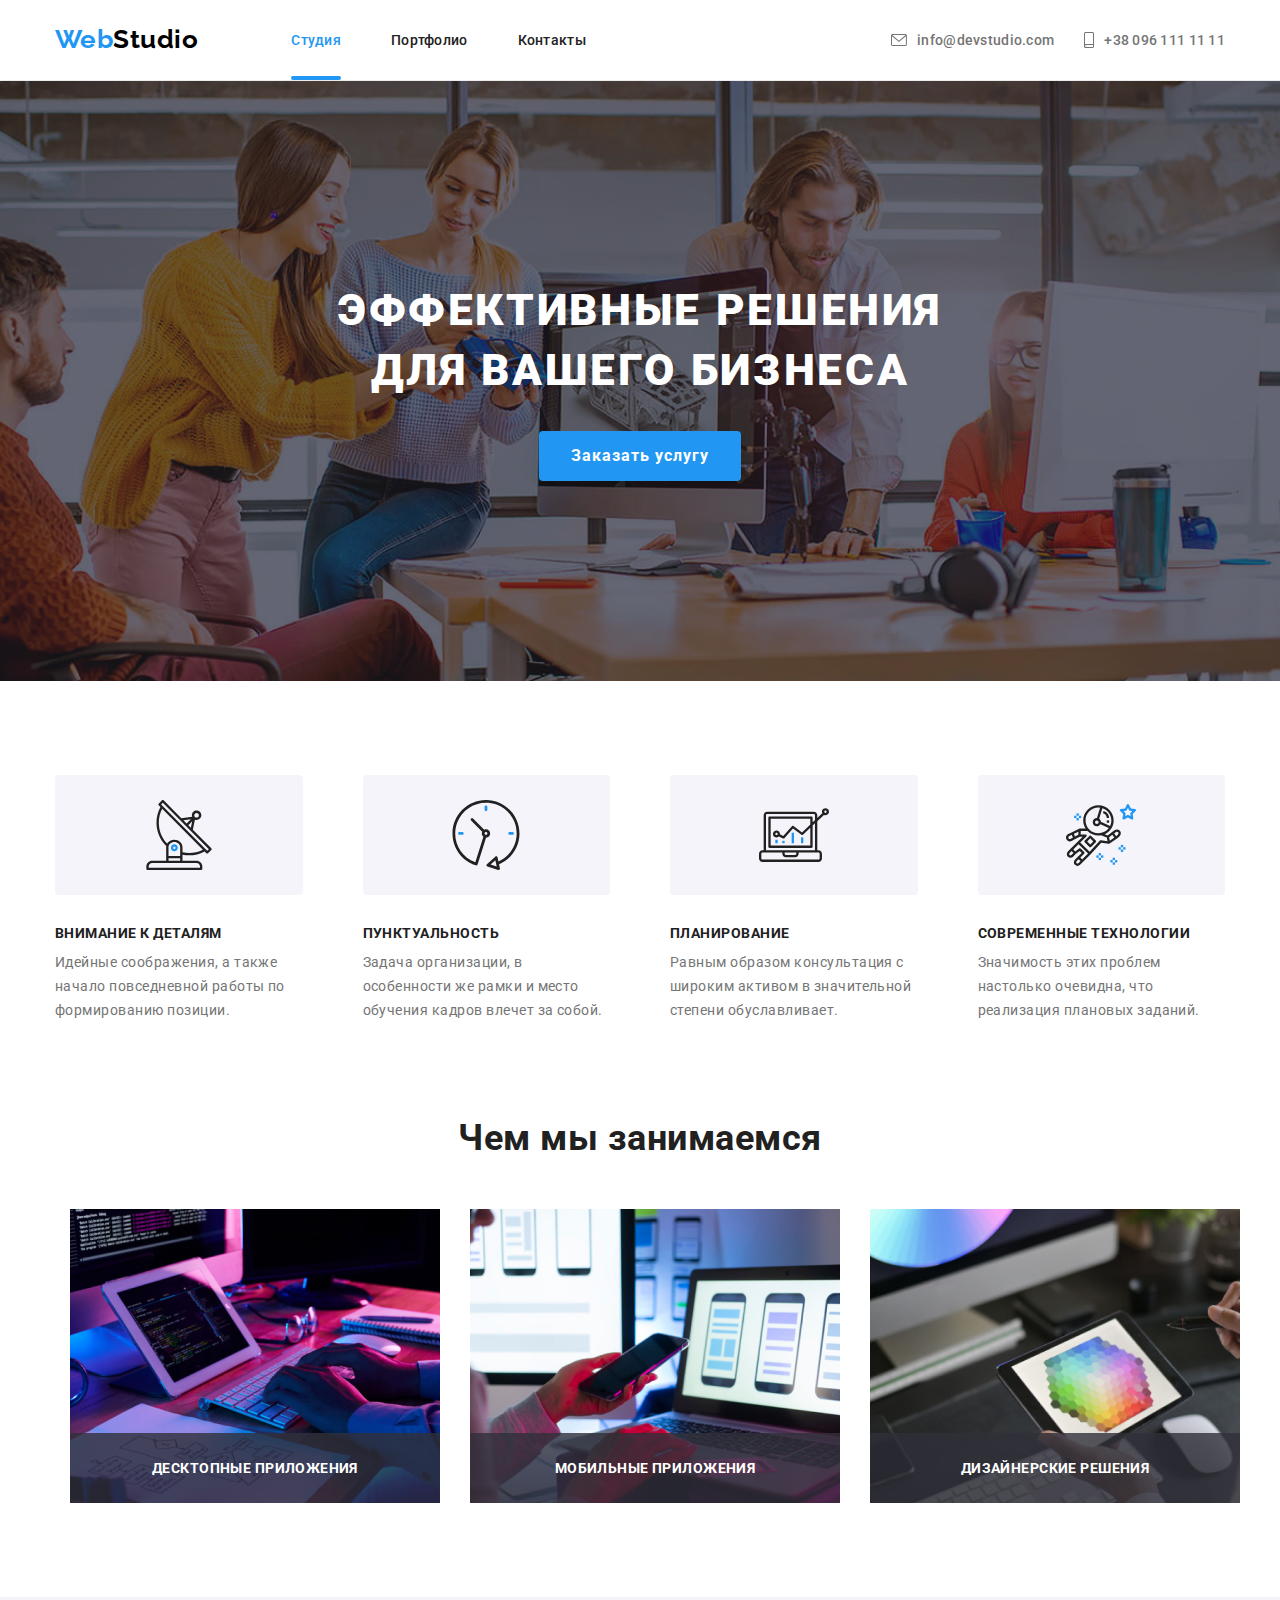
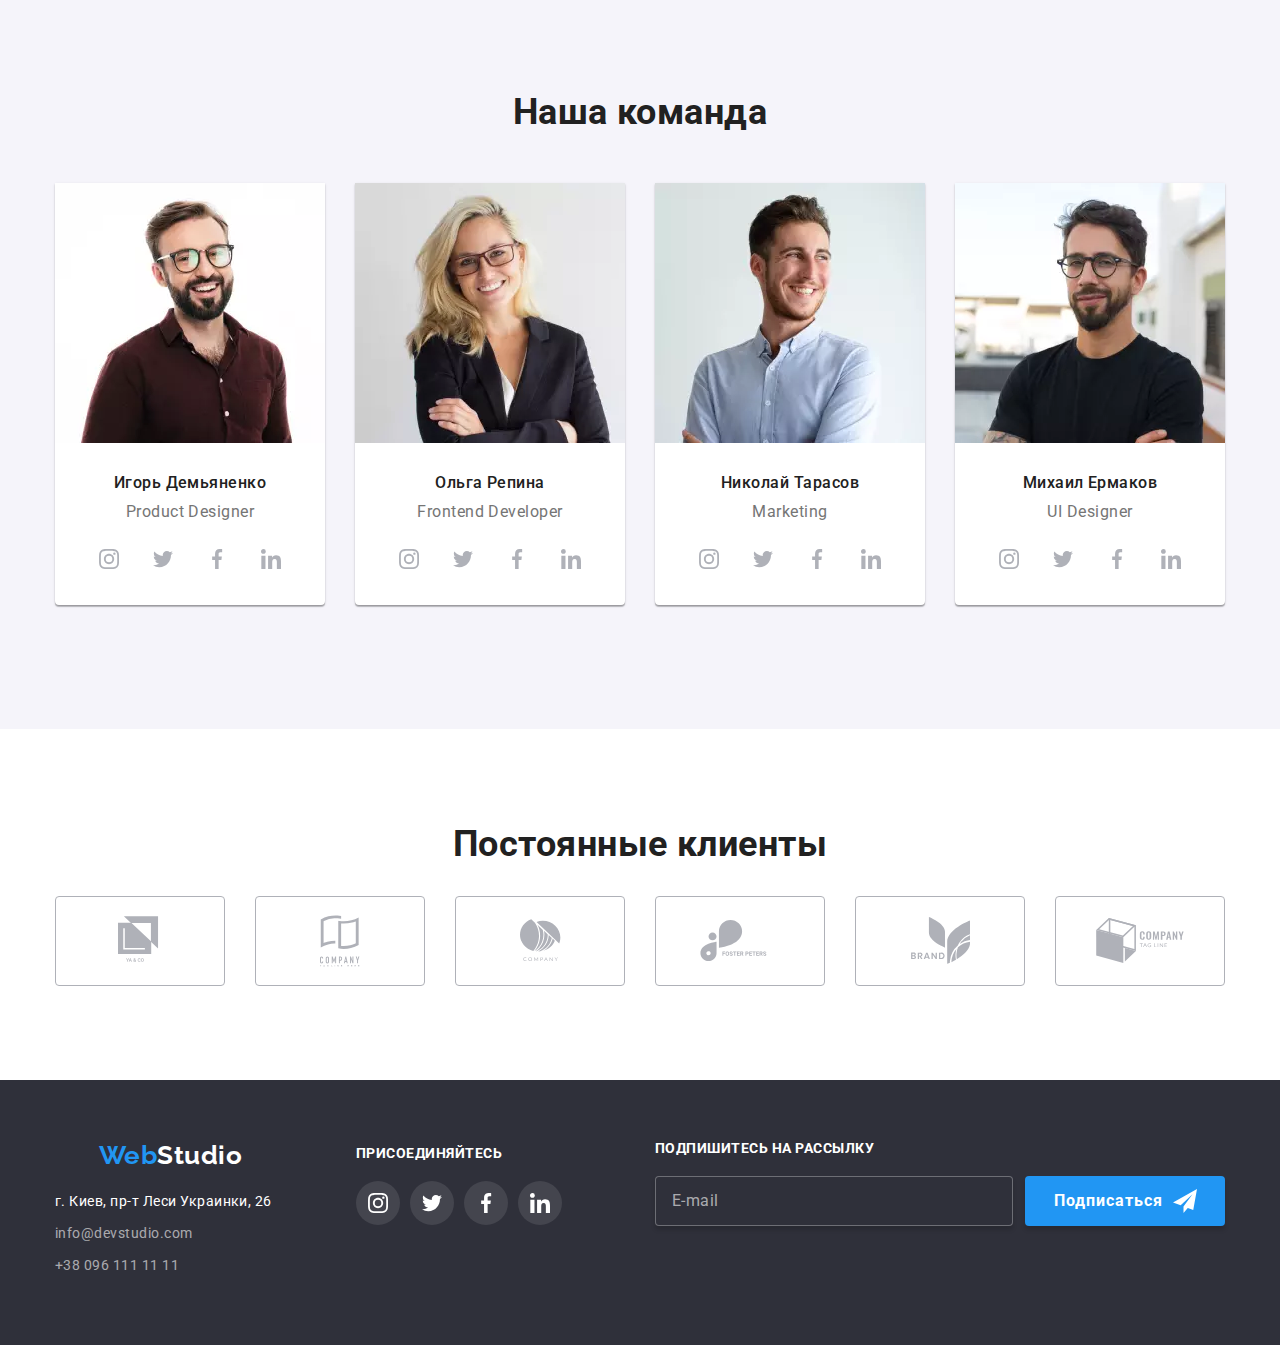
<file: index.html>
<!DOCTYPE html>
<html lang="ru">

    <head>
        <meta charset="UTF-8">
        <meta name="viewport" content="width=device-width, initial-scale=1.0">
        <meta name="description" content="Студия веб-разработки, создание сайтов, дизайн, интернет решения">
        <title lang="en">WebStudio</title>
        <link rel="stylesheet" href="https://cdnjs.cloudflare.com/ajax/libs/modern-normalize/1.0.0/modern-normalize.min.css">
        <link rel="preconnect" href="https://fonts.gstatic.com">
        <link href="https://fonts.googleapis.com/css2?family=Raleway:wght@700&family=Roboto:wght@400;500;700;900&display=swap" rel="stylesheet">
        <link rel="stylesheet" href="./css/main.css">
    </head>

    <body>
        <header class="header">
            <!-- Head of the page with navigation and contacts -->
            <div class="container">
                <nav class="navigation">
                    <a class="logo" href="index.html" lang="en"><span class="logo-first-part">Web</span><span
                            class="logo-second-part-header">Studio</span></a>
                    <button type="button" class="menu-button" aria-expanded="false" aria-controls="menu-container" data-menu-button>
                        <svg width='24' height='16' aria-label="Переключатель мобильного меню">
                            <use class="icon-menu" href="./images/sprite.svg#menu"></use>
                            <!-- <use class="icon-close" href="./images/sprite.svg#close"></use> -->
                        </svg>
                        <svg icon-close width="40" height="40">
                                <use href="./images/sprite.svg#close"></use>
                            </svg>
                    </button>
                    <div class="menu-container" id="menu-container" data-menu>
                        <!-- <button class="menu-close-button" type="button">
                            <svg width="40" height="40">
                                <use href="./images/sprite.svg#close"></use>
                            </svg>
                        </button> -->
                        <ul class="navigation-list list">
                            <li class="navigation-item">
                                <a class="navigation-page is-current" href="index.html">Студия</a>
                            </li>
                            <li class="navigation-item">
                                <a class="navigation-page" href="portfolio.html">Портфолио</a>
                            </li>
                            <li class="navigation-item">
                                <a class="navigation-page" href="#">Контакты</a>
                            </li>
                        </ul>
                        <div>
                            <address class="header-address">
                                <ul class="address-list list">
                                    <li class="address-item">
                                        <a class="header-contacts" href="mailto:info@devstudio.com">
                                            <svg class="contacts-icon-email">
                                                <use href="./images/sprite.svg#envelope"></use>
                                            </svg>
                                            <span class="header-menu-email">info@devstudio.com</span>
                                        </a>
                                    </li>
                                    <li class="address-item">
                                        <a class="header-contacts" href="tel:+380961111111">
                                            <svg class="contacts-icon-phone" width="10" height="16">
                                                <use href="./images/sprite.svg#phone"></use>
                                            </svg>
                                            <span class="header-menu-phone">+38 096 111 11 11</span>
                                        </a>
                                    </li>
                                </ul>
                            </address>
                            <ul class="header-menu-links list">
                                <li><a class="header-menu-links-nets" href="href="#">Instagram</a></li>
                                <li><a class="header-menu-links-nets" href="href="#">Twitter</a></li>
                                <li><a class="header-menu-links-nets" href="href="#">Facebook</a></li>
                                <li><a class="header-menu-links-nets" href="href="#">LinkedIn</a></li>
                            </ul>
                        </div>
                    </div>
                </nav>
            </div>
        </header>

        <main>
            <!-- HERO -->
            <section class="hero">
                <div class="hero-main container"> 
                        <h1 class="hero-title">Эффективные решения для вашего бизнеса</h1>
                        <button class="hero-button" type="button" data-modal-open>Заказать услугу</button>
                </div>
            </section>
            
            <!-- Advantages -->
            <section class="section advantages primary-background">
                <div class="advantages-main container">
                    <h2 class="visually-hidden">Преимущества</h2>
                    <ul class="advantages-list list">
                        <li class="advantages-description">
                            <div class="advantages-icon">
                                <svg width="70" height="70">
                                    <use href="./images/sprite.svg#antena"></use>
                                </svg>
                            </div>
                            <h3 class="advantages-item">Внимание к деталям</h3>
                            <p class="advantages-details">Идейные соображения, а также начало повседневной работы по формированию позиции.</p>
                        </li>
                        <li class="advantages-description">
                            <div class="advantages-icon">
                                <svg width="70" height="70">
                                    <use href="./images/sprite.svg#clock"></use>
                                </svg>
                            </div>
                            <h3 class="advantages-item">Пунктуальность</h3>
                            <p class="advantages-details">Задача организации, в особенности же рамки и место обучения кадров влечет за собой.</p>
                        </li>
                        <li class="advantages-description">
                            <div class="advantages-icon">
                                <svg width="70" height="70">
                                    <use href="./images/sprite.svg#diagram"></use>
                                </svg>
                            </div>
                            <h3 class="advantages-item">Планирование</h3>
                            <p class="advantages-details">Равным образом консультация с широким активом в значительной степени
                                обуславливает.</p>
                        </li>
                        <li class="advantages-description">
                            <div class="advantages-icon">
                                <svg width="70" height="70">
                                    <use href="./images/sprite.svg#astronaut"></use>
                                </svg>
                            </div>
                            <h3 class="advantages-item">Современные технологии</h3>
                            <p class="advantages-details">Значимость этих проблем настолько очевидна, что реализация плановых заданий.</p>
                        </li>
                    </ul>
                </div>
            </section>

            <!-- What we are doing -->
            <section class="activity primary-background">
                <div class="activity-main container">
                    <h2 class="section-title">Чем мы занимаемся</h2>
                    <ul class="activity-list list">
                        <li class="activity-item">
                            <picture>
                                <source srcset="./images/main/activity/webp/job-1-desktop.webp 1x, ./images/main/activity/webp/job-1-desktop@2x.webp 2x"
                                    media="(min-width: 1200px)" type="image/webp">
                                <source srcset="./images/main/activity/jpeg/job-1-desktop.jpg 1x, ./images/main/activity/jpeg/job-1-desktop@2x.jpg 2x"
                                    media="(min-width: 1200px)">
                                <img src="./images/main/activity/jpeg/job-1-desktop.jpg" alt="Наисание кода" />
                            </picture>
                            <div class="activity-item-description">
                                <p>десктопные приложения</p>
                            </div>
                        </li>

                        <li class="activity-item">
                            <picture>
                                <source
                                    srcset="./images/main/activity/webp/job-2-desktop.webp 1x, ./images/main/activity/webp/job-2-desktop@2x.webp 2x"
                                    media="(min-width: 1200px)" type="image/webp">
                                <source
                                    srcset="./images/main/activity/jpeg/job-2-desktop.jpg 1x, ./images/main/activity/jpeg/job-2-desktop@2x.jpg 2x"
                                    media="(min-width: 1200px)">
                                <img src="./images/main/activity/jpeg/job-2-desktop.jpg" alt="Адаптация к мобильным устройствам" />
                            </picture>
                            <div class="activity-item-description">
                                <p>мобильные приложения</p>
                            </div>
                        </li>

                        <li class="activity-item">
                            <picture>
                                <source
                                    srcset="./images/main/activity/webp/job-3-desktop.webp 1x, ./images/main/activity/webp/job-3-desktop@2x.webp 2x"
                                    media="(min-width: 1200px)" type="image/webp">
                                <source
                                    srcset="./images/main/activity/jpeg/job-3-desktop.jpg 1x, ./images/main/activity/jpeg/job-3-desktop@2x.jpg 2x"
                                    media="(min-width: 1200px)">
                                <img src="./images/main/activity/jpeg/job-3-desktop.jpg" alt="Дизайн" />
                            </picture>
                            <div class="activity-item-description">
                                <p>дизайнерские решения</p>
                            </div>
                        </li>
                    </ul>
                </div>
            </section>

            <!-- Our team -->
            <section class="masters secondary-background">
                <div class="masters-main container">
                    <h2 class="section-title team-title">Наша команда</h2>
                    <ul class="masters-list list">
                        <li class="masters-item">
                            <picture>
                                <source srcset="./images/main/team/webp/igor-desktop.webp 1x, ./images/main/team/webp/igor-desktop@2x.webp 2x"
                                    media="(min-width: 1200px)" type="image/webp">
                                <source srcset="./images/main/team/webp/igor-tablet.webp 1x, ./images/main/team/webp/igor-tablet@2x.webp 2x"
                                    media="(min-width: 768px)" type="image/webp">
                                <source srcset="./images/main/team/webp/igor-mobile.webp 1x, ./images/main/team/webp/igor-mobile@2x.webp 2x" 
                                media="(min-width: 320px)" type="image/webp">

                                <source srcset="./images/main/team/jpeg/igor-desktop.jpg 1x, ./images/main/team/jpeg/igor-desktop@2x.jpg 2x"
                                    media="(min-width: 1200px)">
                                <source srcset="./images/main/team/jpeg/igor-tablet.jpg 1x, ./images/main/team/jpeg/igor-tablet@2x.jpg 2x"
                                    media="(min-width: 768px)">
                                <source srcset="./images/main/team/jpeg/igor-mobile.jpg 1x, ./images/main/team/jpeg/igor-mobile@2x.jpg 2x"
                                    media="(min-width: 320px)">

                                <img src="./images/main/team/jpeg/igor-mobile.jpg" alt="Фотография Игоря">
                            </picture>
                            <div class="master-info-wrapper">
                                <h3 class="master-name">Игорь Демьяненко</h3>
                                <p class="master-proffesion" lang="en">Product Designer</p>
                                <ul class="master-social-list list">
                                    <li>
                                        <a class="social-link" href="#">
                                            <svg class="master-social-icon" width="20" height="20">
                                                <use href="./images/sprite.svg#instagram"></use>
                                            </svg>
                                        </a>
                                    </li>
                                    <li>
                                        <a class="social-link" href="#">
                                            <svg class="master-social-icon" width="20" height="20">
                                                <use href="./images/sprite.svg#twitter"></use>
                                            </svg>
                                        </a>
                                    </li>
                                    <li>
                                        <a class="social-link" href="#">
                                            <svg class="master-social-icon" width="20" height="20">
                                                <use href="./images/sprite.svg#facebook"></use>
                                            </svg>
                                        </a>
                                    </li>
                                    <li>
                                        <a class="social-link" href="#">
                                            <svg class="master-social-icon" width="20" height="20">
                                                <use href="./images/sprite.svg#linkedin"></use>
                                             </svg>
                                        </a>
                                    </li>
                                </ul>
                            </div>
                        </li>
                        <li class="masters-item">
                            <picture>
                                <source srcset="./images/main/team/webp/olga-desktop.webp 1x, ./images/main/team/webp/olga-desktop@2x.webp 2x"
                                    media="(min-width: 1200px)" type="image/webp">
                                <source srcset="./images/main/team/webp/olga-tablet.webp 1x, ./images/main/team/webp/olga-tablet@2x.webp 2x"
                                    media="(min-width: 768px)" type="image/webp">
                                <source srcset="./images/main/team/webp/olga-mobile.webp 1x, ./images/main/team/webp/olga-mobile@2x.webp 2x"
                                    media="(min-width: 320px)" type="image/webp">
                            
                                <source srcset="./images/main/team/jpeg/olga-desktop.jpg 1x, ./images/main/team/jpeg/olga-desktop@2x.jpg 2x"
                                    media="(min-width: 1200px)">
                                <source srcset="./images/main/team/jpeg/olga-tablet.jpg 1x, ./images/main/team/jpeg/olga-tablet@2x.jpg 2x"
                                    media="(min-width: 768px)">
                                <source srcset="./images/main/team/jpeg/olga-mobile.jpg 1x, ./images/main/team/jpeg/olga-mobile@2x.jpg 2x"
                                    media="(min-width: 320px)">
                            
                                <img src="./images/main/team/jpeg/olga-mobile.jpg" alt="Фотография Ольги">
                            </picture>
                            <div class="master-info-wrapper">
                                <h3 class="master-name">Ольга Репина</h3>
                                <p class="master-proffesion" lang="en">Frontend Developer</p>
                                <ul class="master-social-list list">
                                    <li>
                                        <a class="social-link" href="#">
                                            <svg class="master-social-icon" width="20" height="20">
                                                <use href="./images/sprite.svg#instagram"></use>
                                            </svg>
                                        </a>
                                    </li>
                                    <li>
                                        <a class="social-link" href="#">
                                            <svg class="master-social-icon" width="20" height="20">
                                                <use href="./images/sprite.svg#twitter"></use>
                                            </svg>
                                        </a>
                                    </li>
                                    <li>
                                        <a class="social-link" href="#">
                                            <svg class="master-social-icon" width="20" height="20">
                                                <use href="./images/sprite.svg#facebook"></use>
                                            </svg>
                                        </a>
                                    </li>
                                    <li>
                                        <a class="social-link" href="#">
                                            <svg class="master-social-icon" width="20" height="20">
                                                <use href="./images/sprite.svg#linkedin"></use>
                                            </svg>
                                        </a>
                                    </li>
                                </ul>
                            </div>
                        </li>
                        <li class="masters-item">
                            <picture>
                                <source srcset="./images/main/team/webp/nikolai-desktop.webp 1x, ./images/main/team/webp/nikolai-desktop@2x.webp 2x"
                                    media="(min-width: 1200px)" type="image/webp">
                                <source srcset="./images/main/team/webp/nikolai-tablet.webp 1x, ./images/main/team/webp/nikolai-tablet@2x.webp 2x"
                                    media="(min-width: 768px)" type="image/webp">
                                <source srcset="./images/main/team/webp/nikolai-mobile.webp 1x, ./images/main/team/webp/nikolai-mobile@2x.webp 2x"
                                    media="(min-width: 320px)" type="image/webp">
                            
                                <source srcset="./images/main/team/jpeg/nikolai-desktop.jpg 1x, ./images/main/team/jpeg/nikolai-desktop@2x.jpg 2x"
                                    media="(min-width: 1200px)">
                                <source srcset="./images/main/team/jpeg/nikolai-tablet.jpg 1x, ./images/main/team/jpeg/nikolai-tablet@2x.jpg 2x"
                                    media="(min-width: 768px)">
                                <source srcset="./images/main/team/jpeg/nikolai-mobile.jpg 1x, ./images/main/team/jpeg/nikolai-mobile@2x.jpg 2x"
                                    media="(min-width: 320px)">
                            
                                <img src="./images/main/team/jpeg/nikolai-mobile.jpg" alt="Фотография Николая">
                            </picture>
                            <div class="master-info-wrapper">
                                <h3 class="master-name">Николай Тарасов</h3>
                                <p class="master-proffesion" lang="en">Marketing</p>
                                <ul class="master-social-list list">
                                    <li>
                                        <a class="social-link" href="#">
                                            <svg class="master-social-icon" width="20" height="20">
                                                <use href="./images/sprite.svg#instagram"></use>
                                            </svg>
                                        </a>
                                    </li>
                                    <li>
                                        <a class="social-link" href="#">
                                            <svg class="master-social-icon" width="20" height="20">
                                                <use href="./images/sprite.svg#twitter"></use>
                                            </svg>
                                        </a>
                                    </li>
                                    <li>
                                        <a class="social-link" href="#">
                                            <svg class="master-social-icon" width="20" height="20">
                                                <use href="./images/sprite.svg#facebook"></use>
                                            </svg>
                                        </a>
                                    </li>
                                    <li>
                                        <a class="social-link" href="#">
                                            <svg class="master-social-icon" width="20" height="20">
                                                <use href="./images/sprite.svg#linkedin"></use>
                                            </svg>
                                        </a>
                                    </li>
                                </ul>
                            </div>
                        </li>
                        <li class="masters-item">
                            <picture>
                                <source srcset="./images/main/team/webp/mihail-desktop.webp 1x, ./images/main/team/webp/mihail-desktop@2x.webp 2x"
                                    media="(min-width: 1200px)" type="image/webp">
                                <source srcset="./images/main/team/webp/mihail-tablet.webp 1x, ./images/main/team/webp/mihail-tablet@2x.webp 2x"
                                    media="(min-width: 768px)" type="image/webp">
                                <source srcset="./images/main/team/webp/mihail-mobile.webp 1x, ./images/main/team/webp/mihail-mobile@2x.webp 2x"
                                    media="(min-width: 320px)" type="image/webp">
                            
                                <source srcset="./images/main/team/jpeg/mihail-desktop.jpg 1x, ./images/main/team/jpeg/mihail-desktop@2x.jpg 2x"
                                    media="(min-width: 1200px)">
                                <source srcset="./images/main/team/jpeg/mihail-tablet.jpg 1x, ./images/main/team/jpeg/mihail-tablet@2x.jpg 2x"
                                    media="(min-width: 768px)">
                                <source srcset="./images/main/team/jpeg/mihail-mobile.jpg 1x, ./images/main/team/jpeg/mihail-mobile@2x.jpg 2x"
                                    media="(min-width: 320px)">
                            
                                <img src="./images/main/team/jpeg/mihail-mobile.jpg" alt="Фотография Михаила">
                            </picture>
                            <div class="master-info-wrapper">
                                <h3 class="master-name">Михаил Ермаков</h3>
                                <p class="master-proffesion" lang="en">UI Designer</p>
                                <ul class="master-social-list list">
                                    <li>
                                        <a class="social-link" href="#">
                                            <svg class="master-social-icon" width="20" height="20">
                                                <use href="./images/sprite.svg#instagram"></use>
                                            </svg>
                                        </a>
                                    </li>
                                    <li>
                                        <a class="social-link" href="#">
                                            <svg class="master-social-icon" width="20" height="20">
                                                <use href="./images/sprite.svg#twitter"></use>
                                            </svg>
                                        </a>
                                    </li>
                                    <li>
                                        <a class="social-link" href="#">
                                            <svg class="master-social-icon" width="20" height="20">
                                                <use href="./images/sprite.svg#facebook"></use>
                                            </svg>
                                        </a>
                                    </li>
                                    <li>
                                        <a class="social-link" href="#">
                                            <svg class="master-social-icon" width="20" height="20">
                                                <use href="./images/sprite.svg#linkedin"></use>
                                            </svg>
                                        </a>
                                    </li>
                                </ul>
                            </div>
                        </li>
                    </ul>
                </div>
            </section>

            <!-- Our Clients -->
            <section class="clients primary-background">
                <div class="clients-main container">
                    <h2 class="section-title clients-title">Постоянные клиенты</h2>
                    <ul class="clients-list list">
                        <li class="clients-item">
                            <a class="clients-link" href="#">
                                <svg class="client-logo" width="44.27" height="49.23">
                                    <use href="./images/sprite.svg#client-1"></use>
                                </svg>
                            </a>
                        </li>
                        <li class="clients-item">
                            <a class="clients-link" href="#">
                                <svg class="client-logo" width="40" height="52">
                                    <use href="./images/sprite.svg#client-2"></use>
                                </svg>
                            </a>
                        </li>
                        <li class="clients-item">
                            <a class="clients-link" href="#">
                                <svg class="client-logo" width="41" height="42.6">
                                    <use href="./images/sprite.svg#client-3"></use>
                                </svg>
                            </a>
                        </li>
                        <li class="clients-item">
                            <a class="clients-link" href="#">
                                <svg class="client-logo" width="79.66" height="42.02">
                                    <use href="./images/sprite.svg#client-4"></use>
                                </svg>
                            </a>
                        </li>
                        <li class="clients-item">
                            <a class="clients-link" href="#">
                                <svg class="client-logo" width="59" height="47">
                                    <use href="./images/sprite.svg#client-5"></use>
                                </svg>
                            </a>
                        </li>
                        <li class="clients-item">
                            <a class="clients-link" href="#">
                                <svg class="client-logo" width="88.48" height="45.44">
                                    <use href="./images/sprite.svg#client-6"></use>
                                </svg>
                            </a>
                        </li>
                    </ul>
                </div>
            </section>
        </main>

        <footer class="footer dark-back">
            <!-- How to find us -->
            <div class="footer-main container">
                <div class="footer-main-contacts">
                    <div class="footer-left-part">
                        <a class="logo" href="index.html" lang="en"><span class="logo-first-part">Web</span><span
                                class="logo-second-part-footer">Studio</span></a>
                        <address class="footer-address">
                            <ul class="list">
                                <li class="footer-contact-item"><a class="address-city" href="https://goo.gl/maps/ZabV1cW9UMFbz3gw6"
                                        target="_blank" rel="noreferrer noopener">г. Киев, пр-т Леси Украинки, 26</a></li>
                                <li class="footer-contact-item"><a class="footer-contacts"
                                        href="mailto:info@devstudio.com">info@devstudio.com</a></li>
                                <li class="footer-contact-item"><a class="footer-contacts" href="tel:+380961111111">+38 096 111 11
                                        11</a></li>
                            </ul>
                        </address>
                    </div>
                    <div class="footer-right-part">
                        <p class="footer-social-title">Присоединяйтесь</p>
                        <ul class="footer-social-list list">
                            <li class="footer-social-item">
                                <a class="social-link" href="#">
                                    <svg class="footer-social-icon" width="20" height="20">
                                        <use href="./images/sprite.svg#instagram"></use>
                                    </svg>
                                </a>
                            </li>
                            <li class="footer-social-item">
                                <a class="social-link" href="#">
                                    <svg class="footer-social-icon" width="20" height="20">
                                        <use href="./images/sprite.svg#twitter"></use>
                                    </svg>
                                </a>
                            </li>
                            <li class="footer-social-item">
                                <a class="social-link" href="#">
                                    <svg class="footer-social-icon" width="20" height="20">
                                        <use href="./images/sprite.svg#facebook"></use>
                                    </svg>
                                </a>
                            </li>
                            <li class="footer-social-item">
                                <a class="social-link" href="#">
                                    <svg class="footer-social-icon" width="20" height="20">
                                        <use href="./images/sprite.svg#linkedin"></use>
                                    </svg>
                                </a>
                            </li>
                        </ul>
                    </div>
                </div>

                <div class="footer-subscription">
                    <b class="footer-subscription-title">
                        Подпишитесь на рассылку
                    </b>
                    <form>
                        <span class="footer-subscription-wrapper">
                            <input class="footer-subscription-email" type="email" name="user-email" id="" placeholder="E-mail">
                            <button type="submit" class="footer-subscription-button">
                                Подписаться
                                <svg class="footer-subscription-icon">
                                    <use href="./images/sprite.svg#plane"></use>
                                </svg>
                            </button>
                            </span>
                        </span>
                    </form>
                </div>

            </div>
        
        </footer>

        <!-- Modal window -->
            
        <div class="backdrop is-hidden" data-modal>
            <div class="modal">
                <button class="modal-close-button" type="button" data-modal-close>
                    <svg width="18" height="18">
                        <use href="./images/sprite.svg#close"></use>
                    </svg>
                </button>
                
                <p class="modal-headline">Оставьте свои данные, мы вам перезвоним</p>

                <form action="#" class="modal-form">
                    <label class="modal-form-field">
                        <span class="modal-form-field-name">
                            Имя
                        </span>
                        <span class="modal-form-input-wrapper">
                            <input type="text" name="user-name" class="modal-form-input">
                            <svg class="modal-form-icon">
                                <use href="./images/sprite.svg#name-icon"></use>
                            </svg>
                        </span>
                    </label>

                    <label class="modal-form-field">
                        <span class="modal-form-field-name">
                            Телефон
                        </span>
                        <span class="modal-form-input-wrapper">
                            <input type="tel" name="user-tel" class="modal-form-input">
                            <svg class="modal-form-icon">
                                <use href="./images/sprite.svg#phone-icon"></use>
                            </svg>
                        </span>
                     </label>

                    <label class="modal-form-field">
                        <span class="modal-form-field-name">
                            Почта
                        </span>
                        <span class="modal-form-input-wrapper">
                            <input type="email" name="user-email" class="modal-form-input">
                            <svg class="modal-form-icon">
                                <use href="./images/sprite.svg#email-icon"></use>
                            </svg>
                        </span>
                    </label>

                    <label class="modal-form-field">
                        <span class="modal-form-field-name">
                            Комментарий
                        </span>
                        <textarea class="modal-form-message" name="user-message" placeholder="Введите текст"></textarea>
                    </label>

                    <input id="user-policy" type="checkbox" name="user-policy" value="accept-policy"
                        class="modal-form-policy visually-hidden">
                    <label for="user-policy" class="modal-form-policy-text">
                        Соглашаюсь с рассылкой и принимаю <a class="user-policy-link" href="#">Условия договора</a>
                    </label>

                    <button type="submit" class="modal-form-button">Отправить</button>
                </form>
            </div>
        </div>
        <script src="./js/burger-menu.js"></script>
        <script src="./js/modal.js"></script>

    </body>
    
</html>
</file>
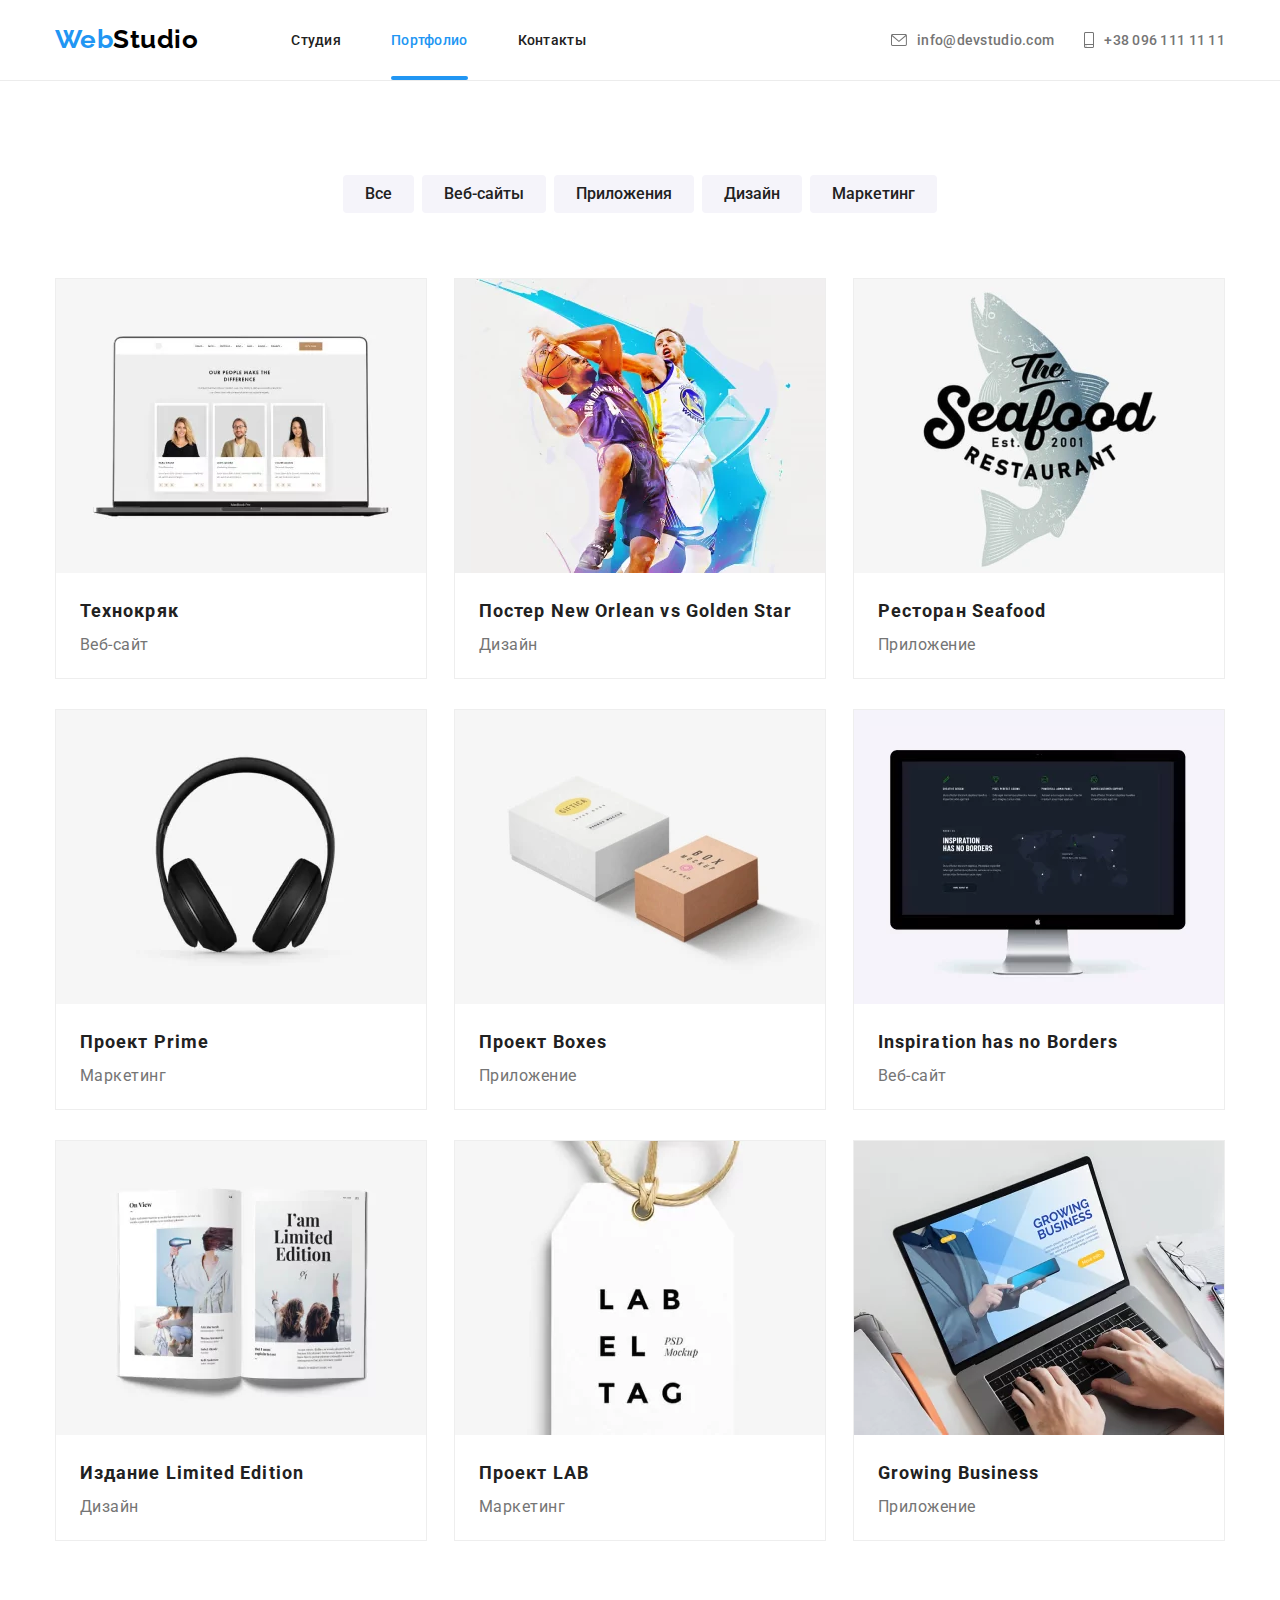
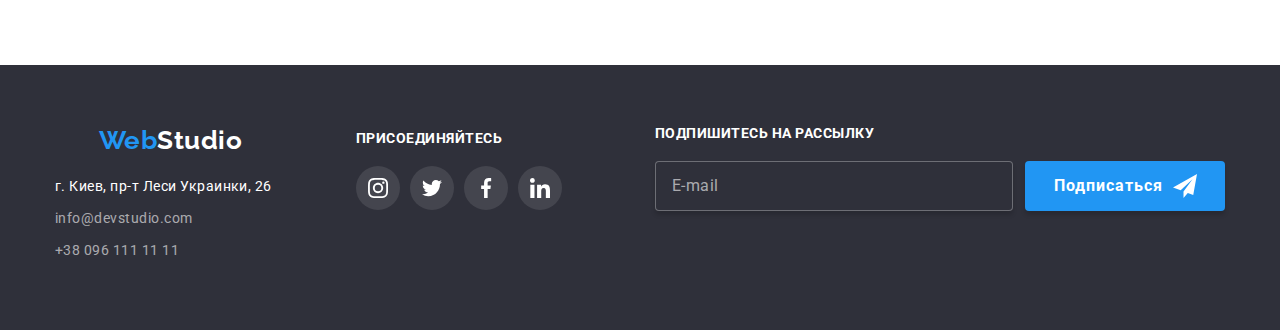
<file: portfolio.html>
<!DOCTYPE html>
<html lang="ru">

    <head>
        <meta charset="UTF-8">
        <meta name="viewport" content="width=device-width, initial-scale=1.0">
        <meta name="description" content="Студия веб-разработки, создание сайтов, дизайн, интернет решения">
        <title lang="en">WebStudio</title>
        <link rel="stylesheet" href="https://cdnjs.cloudflare.com/ajax/libs/modern-normalize/1.0.0/modern-normalize.min.css">
        <link rel="preconnect" href="https://fonts.gstatic.com">
        <link href="https://fonts.googleapis.com/css2?family=Raleway:wght@700&family=Roboto:wght@400;500;700;900&display=swap" rel="stylesheet">
        <link rel="stylesheet" href="./css/main.css">
    </head>
    
    <body>
        <header class="header">
            <!-- Head of the page with navigation and contacts -->
            <div class="container">
                <nav class="navigation">
                    <a class="logo" href="index.html" lang="en"><span class="logo-first-part">Web</span><span
                            class="logo-second-part-header">Studio</span></a>
                    <button type="button" class="menu-button" aria-expanded="false" aria-controls="menu-container"
                        data-menu-button>
                        <svg width="40" height="40" aria-label="Переключатель мобильного меню">
                            <use class="icon-menu" href="./images/sprite.svg#menu"></use>
                            <use class="icon-close" href="./images/sprite.svg#close"></use>
                        </svg>
                    </button>
                    <div class="menu-container" id="menu-container" data-menu>
                        <ul class="navigation-list list">
                            <li class="navigation-item">
                                <a class="navigation-page" href="index.html">Студия</a>
                            </li>
                            <li class="navigation-item">
                                <a class="navigation-page is-current" href="portfolio.html">Портфолио</a>
                            </li>
                            <li class="navigation-item">
                                <a class="navigation-page" href="#">Контакты</a>
                            </li>
                        </ul>
                        <div>
                            <address class="header-address">
                                <ul class="address-list list">
                                    <li class="address-item">
                                        <a class="header-contacts" href="mailto:info@devstudio.com">
                                            <svg class="contacts-icon-email">
                                                <use href="./images/sprite.svg#envelope"></use>
                                            </svg>
                                            <span class="header-menu-email">info@devstudio.com</span>
                                        </a>
                                    </li>
                                    <li class="address-item">
                                        <a class="header-contacts" href="tel:+380961111111">
                                            <svg class="contacts-icon-phone" width="10" height="16">
                                                <use href="./images/sprite.svg#phone"></use>
                                            </svg>
                                            <span class="header-menu-phone">+38 096 111 11 11</span>
                                        </a>
                                    </li>
                                </ul>
                            </address>
                            <ul class="header-menu-links list">
                                <li><a class="header-menu-links-nets" href="href=" #">Instagram</a></li>
                                <li><a class="header-menu-links-nets" href="href=" #">Twitter</a></li>
                                <li><a class="header-menu-links-nets" href="href=" #">Facebook</a></li>
                                <li><a class="header-menu-links-nets" href="href=" #">LinkedIn</a></li>
                            </ul>
                        </div>
                    </div>
                </nav>
            </div>
        </header>
        <main>
            <section class="portfolio">
                <div class= "portfolio-main container">
                    <h1 class="visually-hidden">Потрфолио</h1>
                        <ul class="portfolio-list list">
                            <li class="portfolio-filter">
                                <button class="portfolio-button" type="button">Все</button>
                            </li>
                            <li class="portfolio-filter">
                                <button class="portfolio-button" type="button">Веб-сайты</button>
                            </li>
                            <li class="portfolio-filter">
                                <button class="portfolio-button" type="button">Приложения</button>
                            </li>
                            <li class="portfolio-filter-bottom">
                                <button class="portfolio-button" type="button">Дизайн</button>
                            </li>
                            <li class="portfolio-filter-bottom">
                                <button class="portfolio-button" type="button">Маркетинг</button>
                            </li>
                        </ul>
                    <div class="projects-main">
                        <ul class="projects list">
                            <li class="projects-item">
                                <a class="projects-link" href="#">
                                    <div class="project-item-picture">
                                        <picture>
                                            <source srcset="./images/portfolio/webp/web-site-1-desktop.webp 1x, ./images/portfolio/webp/web-site-1-desktop@2x.webp.webp 2x"
                                                media="(min-width: 1200px)" type="image/webp">
                                            <source srcset="./images/portfolio/webp/web-site-1-tablet.webp 1x, ./images/portfolio/webp/web-site-1-tablet@2x.webp 2x"
                                                media="(min-width: 768px)" type="image/webp">
                                            <source srcset="./images/portfolio/webp/web-site-1-mobile.webp 1x, ./images/portfolio/webp/web-site-1-mobile@2x.webp 2x"
                                                media="(min-width: 320px)" type="image/webp">
                                        
                                            <source
                                                srcset="./images/portfolio/jpeg/web-site-1-desktop.jpg 1x, ./images/portfolio/jpeg/web-site-1-desktop@2x.jpg 2x"
                                                media="(min-width: 1200px)" type="image/webp">
                                            <source srcset="./images/portfolio/jpeg/web-site-1-tablet.jpg 1x, ./images/portfolio/jpeg/web-site-1-tablet@2x.jpg 2x"
                                                media="(min-width: 768px)" type="image/webp">
                                            <source srcset="./images/portfolio/jpeg/web-site-1-mobile.jpg 1x, ./images/portfolio/jpeg/web-site-1-mobile@2x.jpg 2x"
                                                media="(min-width: 320px)" type="image/webp">
                                        
                                            <img class="project-item-img" src="./images/portfolio/jpeg/web-site-1-mobile.jpg" alt="Веб-сайт 1">
                                        </picture>
                                        <div class="project-item-description">
                                            <p>
                                                Технокряк это современная площадка распространения коронавируса. Компании используют эту платформу для цифрового
                                                шпионажа и атак на защищённые сервера конкурентов.
                                            </p>
                                        </div>
                                    </div>
                                    <div class="projects-item-wrapper">
                                        <h2 class="projects-name">Технокряк</h2>
                                        <p class="projects-type">Веб-сайт</p>
                                    </div>
                                </a>
                            </li>
                            <li class="projects-item">
                                <a class="projects-link" href="#">
                                    <div class="project-item-picture">
                                        <picture>
                                            <source
                                                srcset="./images/portfolio/webp/design-1-desktop.webp 1x, ./images/portfolio/webp/design-1-desktop@2x.webp.webp 2x"
                                                media="(min-width: 1200px)" type="image/webp">
                                            <source
                                                srcset="./images/portfolio/webp/design-1-tablet.webp 1x, ./images/portfolio/webp/design-1-tablet@2x.webp 2x"
                                                media="(min-width: 768px)" type="image/webp">
                                            <source
                                                srcset="./images/portfolio/webp/design-1-mobile.webp 1x, ./images/portfolio/webp/design-1-mobile@2x.webp 2x"
                                                media="(min-width: 320px)" type="image/webp">
                                        
                                            <source
                                                srcset="./images/portfolio/jpeg/design-1-desktop.jpg 1x, ./images/portfolio/jpeg/design-1-desktop@2x.jpg 2x"
                                                media="(min-width: 1200px)" type="image/webp">
                                            <source
                                                srcset="./images/portfolio/jpeg/design-1-tablet.jpg 1x, ./images/portfolio/jpeg/design-1-tablet@2x.jpg 2x"
                                                media="(min-width: 768px)" type="image/webp">
                                            <source
                                                srcset="./images/portfolio/jpeg/design-1-mobile.jpg 1x, ./images/portfolio/jpeg/design-1-mobile@2x.jpg 2x"
                                                media="(min-width: 320px)" type="image/webp">
                                        
                                            <img class="project-item-img" src="./images/portfolio/jpeg/design-1-mobile.jpg" alt="Дизайн 1">
                                        </picture>
                                        <div class="project-item-description">
                                            <p>
                                                Иииии... Описание ПРОЕКТА! )))
                                            </p>
                                        </div>
                                    </div>
                                    <div class="projects-item-wrapper">
                                        <h2 class="projects-name">Постер <span lang="en">New Orlean vs Golden Star</span></h2>
                                        <p class="projects-type">Дизайн</p>
                                    </div>
                                </a>
                            </li>
                            <li class="projects-item">
                                <a class="projects-link" href="#">
                                    <div class="project-item-picture">
                                        <picture>
                                            <source
                                                srcset="./images/portfolio/webp/application-1-desktop.webp 1x, ./images/portfolio/webp/application-1-desktop@2x.webp.webp 2x"
                                                media="(min-width: 1200px)" type="image/webp">
                                            <source srcset="./images/portfolio/webp/application-1-tablet.webp 1x, ./images/portfolio/webp/application-1-tablet@2x.webp 2x"
                                                media="(min-width: 768px)" type="image/webp">
                                            <source srcset="./images/portfolio/webp/application-1-mobile.webp 1x, ./images/portfolio/webp/application-1-mobile@2x.webp 2x"
                                                media="(min-width: 320px)" type="image/webp">
                                        
                                            <source srcset="./images/portfolio/jpeg/application-1-desktop.jpg 1x, ./images/portfolio/jpeg/application-1-desktop@2x.jpg 2x"
                                                media="(min-width: 1200px)" type="image/webp">
                                            <source srcset="./images/portfolio/jpeg/application-1-tablet.jpg 1x, ./images/portfolio/jpeg/application-1-tablet@2x.jpg 2x"
                                                media="(min-width: 768px)" type="image/webp">
                                            <source srcset="./images/portfolio/jpeg/application-1-mobile.jpg 1x, ./images/portfolio/jpeg/application-1-mobile@2x.jpg 2x"
                                                media="(min-width: 320px)" type="image/webp">
                                        
                                            <img class="project-item-img" src="./images/portfolio/jpeg/application-1-mobile.jpg" alt="Приложение 1">
                                        </picture>
                                        <div class="project-item-description">
                                            <p>
                                                Иииии... Описание ПРОЕКТА! )))
                                            </p>
                                        </div>
                                    </div>
                                    <div class="projects-item-wrapper">
                                        <h2 class="projects-name">Ресторан <span lang="en">Seafood</span></h2>
                                        <p class="projects-type">Приложение</p>
                                    </div>
                                </a>
                            </li>
                            <li class="projects-item">
                                <a class="projects-link" href="#">
                                    <div class="project-item-picture">
                                        <picture>
                                            <source
                                                srcset="./images/portfolio/webp/marketing-1-desktop.webp 1x, ./images/portfolio/webp/marketing-1-desktop@2x.webp.webp 2x"
                                                media="(min-width: 1200px)" type="image/webp">
                                            <source
                                                srcset="./images/portfolio/webp/marketing-1-tablet.webp 1x, ./images/portfolio/webp/marketing-1-tablet@2x.webp 2x"
                                                media="(min-width: 768px)" type="image/webp">
                                            <source
                                                srcset="./images/portfolio/webp/marketing-1-mobile.webp 1x, ./images/portfolio/webp/marketing-1-mobile@2x.webp 2x"
                                                media="(min-width: 320px)" type="image/webp">
                                        
                                            <source
                                                srcset="./images/portfolio/jpeg/marketing-1-desktop.jpg 1x, ./images/portfolio/jpeg/marketing-1-desktop@2x.jpg 2x"
                                                media="(min-width: 1200px)" type="image/webp">
                                            <source
                                                srcset="./images/portfolio/jpeg/marketing-1-tablet.jpg 1x, ./images/portfolio/jpeg/marketing-1-tablet@2x.jpg 2x"
                                                media="(min-width: 768px)" type="image/webp">
                                            <source
                                                srcset="./images/portfolio/jpeg/marketing-1-mobile.jpg 1x, ./images/portfolio/jpeg/marketing-1-mobile@2x.jpg 2x"
                                                media="(min-width: 320px)" type="image/webp">
                                        
                                            <img class="project-item-img" src="./images/portfolio/jpeg/marketing-1-mobile.jpg" alt="Маркетинг 1">
                                        </picture>
                                        <div class="project-item-description">
                                            <p>
                                                Иииии... Описание ПРОЕКТА! )))
                                            </p>
                                        </div>
                                    </div>
                                    <div class="projects-item-wrapper">
                                        <h2 class="projects-name">Проект <span lang="en">Prime</span></h2>
                                        <p class="projects-type">Маркетинг</p>
                                    </div>
                                </a>
                            </li>
                            <li class="projects-item">
                                <a class="projects-link" href="#">
                                    <div class="project-item-picture">
                                        <picture>
                                            <source
                                                srcset="./images/portfolio/webp/application-2-desktop.webp 1x, ./images/portfolio/webp/application-2-desktop@2x.webp.webp 2x"
                                                media="(min-width: 1200px)" type="image/webp">
                                            <source
                                                srcset="./images/portfolio/webp/application-2-tablet.webp 1x, ./images/portfolio/webp/application-2-tablet@2x.webp 2x"
                                                media="(min-width: 768px)" type="image/webp">
                                            <source
                                                srcset="./images/portfolio/webp/application-2-mobile.webp 1x, ./images/portfolio/webp/application-2-mobile@2x.webp 2x"
                                                media="(min-width: 320px)" type="image/webp">
                                        
                                            <source
                                                srcset="./images/portfolio/jpeg/application-2-desktop.jpg 1x, ./images/portfolio/jpeg/application-2-desktop@2x.jpg 2x"
                                                media="(min-width: 1200px)" type="image/webp">
                                            <source
                                                srcset="./images/portfolio/jpeg/application-2-tablet.jpg 1x, ./images/portfolio/jpeg/application-2-tablet@2x.jpg 2x"
                                                media="(min-width: 768px)" type="image/webp">
                                            <source
                                                srcset="./images/portfolio/jpeg/application-2-mobile.jpg 1x, ./images/portfolio/jpeg/application-2-mobile@2x.jpg 2x"
                                                media="(min-width: 320px)" type="image/webp">
                                        
                                            <img class="project-item-img" src="./images/portfolio/jpeg/application-2-mobile.jpg" alt="Приложение 2">
                                        </picture>
                                        <div class="project-item-description">
                                            <p>
                                                Иииии... Описание ПРОЕКТА! )))
                                            </p>
                                        </div>
                                    </div>
                                    <div class="projects-item-wrapper">
                                        <h2 class="projects-name">Проект <span lang="en">Boxes</span></h2>
                                        <p class="projects-type">Приложение</p>
                                    </div>
                                </a>
                            </li>
                            <li class="projects-item">
                                <a class="projects-link" href="#">
                                    <div class="project-item-picture">
                                        <picture>
                                            <source
                                                srcset="./images/portfolio/webp/web-site-2-desktop.webp 1x, ./images/portfolio/webp/web-site-2-desktop@2x.webp.webp 2x"
                                                media="(min-width: 1200px)" type="image/webp">
                                            <source
                                                srcset="./images/portfolio/webp/web-site-2-tablet.webp 1x, ./images/portfolio/webp/web-site-2-tablet@2x.webp 2x"
                                                media="(min-width: 768px)" type="image/webp">
                                            <source
                                                srcset="./images/portfolio/webp/web-site-2-mobile.webp 1x, ./images/portfolio/webp/web-site-2-mobile@2x.webp 2x"
                                                media="(min-width: 320px)" type="image/webp">
                                        
                                            <source
                                                srcset="./images/portfolio/jpeg/web-site-2-desktop.jpg 1x, ./images/portfolio/jpeg/web-site-2-desktop@2x.jpg 2x"
                                                media="(min-width: 1200px)" type="image/webp">
                                            <source
                                                srcset="./images/portfolio/jpeg/web-site-2-tablet.jpg 1x, ./images/portfolio/jpeg/web-site-2-tablet@2x.jpg 2x"
                                                media="(min-width: 768px)" type="image/webp">
                                            <source
                                                srcset="./images/portfolio/jpeg/web-site-2-mobile.jpg 1x, ./images/portfolio/jpeg/web-site-2-mobile@2x.jpg 2x"
                                                media="(min-width: 320px)" type="image/webp">
                                        
                                            <img class="project-item-img" src="./images/portfolio/jpeg/web-site-2-mobile.jpg" alt="Веб-сайт 2">
                                        </picture>
                                        <div class="project-item-description">
                                            <p>
                                                Иииии... Описание ПРОЕКТА! )))
                                            </p>
                                        </div>
                                    </div>
                                    <div class="projects-item-wrapper">
                                        <h2 class="projects-name" lang="en">Inspiration has no Borders</h2>
                                        <p class="projects-type">Веб-сайт</p>
                                    </div>
                                </a>
                            </li>
                            <li class="projects-item">
                                <a class="projects-link" href="#">
                                    <div class="project-item-picture">
                                        <picture>
                                            <source
                                                srcset="./images/portfolio/webp/design-2-desktop.webp 1x, ./images/portfolio/webp/design-2-desktop@2x.webp.webp 2x"
                                                media="(min-width: 1200px)" type="image/webp">
                                            <source srcset="./images/portfolio/webp/design-2-tablet.webp 1x, ./images/portfolio/webp/design-2-tablet@2x.webp 2x"
                                                media="(min-width: 768px)" type="image/webp">
                                            <source srcset="./images/portfolio/webp/design-2-mobile.webp 1x, ./images/portfolio/webp/design-2-mobile@2x.webp 2x"
                                                media="(min-width: 320px)" type="image/webp">
                                        
                                            <source srcset="./images/portfolio/jpeg/design-2-desktop.jpg 1x, ./images/portfolio/jpeg/design-2-desktop@2x.jpg 2x"
                                                media="(min-width: 1200px)" type="image/webp">
                                            <source srcset="./images/portfolio/jpeg/design-2-tablet.jpg 1x, ./images/portfolio/jpeg/design-2-tablet@2x.jpg 2x"
                                                media="(min-width: 768px)" type="image/webp">
                                            <source srcset="./images/portfolio/jpeg/design-2-mobile.jpg 1x, ./images/portfolio/jpeg/design-2-mobile@2x.jpg 2x"
                                                media="(min-width: 320px)" type="image/webp">
                                        
                                            <img class="project-item-img" src="./images/portfolio/jpeg/design-2-mobile.jpg" alt="Дизайн 2">
                                        </picture>
                                        <div class="project-item-description">
                                            <p>
                                                Иииии... Описание ПРОЕКТА! )))
                                            </p>
                                        </div>
                                    </div>
                                    <div class="projects-item-wrapper">
                                        <h2 class="projects-name">Издание <span lang="en">Limited Edition</span></h2>
                                        <p class="projects-type">Дизайн</p>
                                    </div>
                                </a>
                            </li>
                            <li class="projects-item">
                                <a class="projects-link" href="#">
                                    <div class="project-item-picture">
                                        <picture>
                                            <source
                                                srcset="./images/portfolio/webp/marketing-2-desktop.webp 1x, ./images/portfolio/webp/marketing-2-desktop@2x.webp.webp 2x"
                                                media="(min-width: 1200px)" type="image/webp">
                                            <source
                                                srcset="./images/portfolio/webp/marketing-2-tablet.webp 1x, ./images/portfolio/webp/marketing-2-tablet@2x.webp 2x"
                                                media="(min-width: 768px)" type="image/webp">
                                            <source
                                                srcset="./images/portfolio/webp/marketing-2-mobile.webp 1x, ./images/portfolio/webp/marketing-2-mobile@2x.webp 2x"
                                                media="(min-width: 320px)" type="image/webp">
                                        
                                            <source
                                                srcset="./images/portfolio/jpeg/marketing-2-desktop.jpg 1x, ./images/portfolio/jpeg/marketing-2-desktop@2x.jpg 2x"
                                                media="(min-width: 1200px)" type="image/webp">
                                            <source
                                                srcset="./images/portfolio/jpeg/marketing-2-tablet.jpg 1x, ./images/portfolio/jpeg/marketing-2-tablet@2x.jpg 2x"
                                                media="(min-width: 768px)" type="image/webp">
                                            <source
                                                srcset="./images/portfolio/jpeg/marketing-2-mobile.jpg 1x, ./images/portfolio/jpeg/marketing-2-mobile@2x.jpg 2x"
                                                media="(min-width: 320px)" type="image/webp">
                                        
                                            <img class="project-item-img" src="./images/portfolio/jpeg/marketing-2-mobile.jpg" alt="Маркетинг 2">
                                        </picture>
                                        <div class="project-item-description">
                                            <p>
                                                Иииии... Описание ПРОЕКТА! )))
                                            </p>
                                        </div>
                                    </div>
                                    <div class="projects-item-wrapper">
                                        <h2 class="projects-name">Проект <span lang="en">LAB</span></h2>
                                        <p class="projects-type">Маркетинг</p>
                                    </div>
                                </a>
                            </li>
                            <li class="projects-item">
                                <a class="projects-link" href="#">
                                    <div class="project-item-picture">
                                        <picture>
                                            <source
                                                srcset="./images/portfolio/webp/application-3-desktop.webp 1x, ./images/portfolio/webp/application-3-desktop@2x.webp.webp 2x"
                                                media="(min-width: 1200px)" type="image/webp">
                                            <source
                                                srcset="./images/portfolio/webp/application-3-tablet.webp 1x, ./images/portfolio/webp/application-3-tablet@2x.webp 2x"
                                                media="(min-width: 768px)" type="image/webp">
                                            <source
                                                srcset="./images/portfolio/webp/application-3-mobile.webp 1x, ./images/portfolio/webp/application-3-mobile@2x.webp 2x"
                                                media="(min-width: 320px)" type="image/webp">
                                        
                                            <source
                                                srcset="./images/portfolio/jpeg/application-3-desktop.jpg 1x, ./images/portfolio/jpeg/application-3-desktop@2x.jpg 2x"
                                                media="(min-width: 1200px)" type="image/webp">
                                            <source
                                                srcset="./images/portfolio/jpeg/application-3-tablet.jpg 1x, ./images/portfolio/jpeg/application-3-tablet@2x.jpg 2x"
                                                media="(min-width: 768px)" type="image/webp">
                                            <source
                                                srcset="./images/portfolio/jpeg/application-3-mobile.jpg 1x, ./images/portfolio/jpeg/application-3-mobile@2x.jpg 2x"
                                                media="(min-width: 320px)" type="image/webp">
                                        
                                            <img class="project-item-img" src="./images/portfolio/jpeg/application-3-mobile.jpg" alt="Приложение 3">
                                        </picture>
                                        <div class="project-item-description">
                                            <p>
                                                Иииии... Описание ПРОЕКТА! )))
                                            </p>
                                        </div>
                                    </div>
                                    <div class="projects-item-wrapper">
                                        <h2 class="projects-name" lang="en">Growing Business</h2>
                                        <p class="projects-type">Приложение</p>
                                    </div>
                                </a>
                            </li>
                        </ul>
                    </div>
                </div>
            </section>
        </main>

        <footer class="footer dark-back">
            <!-- How to find us -->
            <div class="footer-main container">
                <div class="footer-main-contacts">
                    <div class="footer-left-part">
                        <a class="logo" href="index.html" lang="en"><span class="logo-first-part">Web</span><span
                                class="logo-second-part-footer">Studio</span></a>
                        <address class="footer-address">
                            <ul class="list">
                                <li class="footer-contact-item"><a class="address-city"
                                        href="https://goo.gl/maps/ZabV1cW9UMFbz3gw6" target="_blank"
                                        rel="noreferrer noopener">г. Киев, пр-т Леси Украинки, 26</a></li>
                                <li class="footer-contact-item"><a class="footer-contacts"
                                        href="mailto:info@devstudio.com">info@devstudio.com</a></li>
                                <li class="footer-contact-item"><a class="footer-contacts" href="tel:+380961111111">+38 096 111
                                        11
                                        11</a></li>
                            </ul>
                        </address>
                    </div>
                    <div class="footer-right-part">
                        <p class="footer-social-title">Присоединяйтесь</p>
                        <ul class="footer-social-list list">
                            <li class="footer-social-item">
                                <a class="social-link" href="#">
                                    <svg class="footer-social-icon" width="20" height="20">
                                        <use href="./images/sprite.svg#instagram"></use>
                                    </svg>
                                </a>
                            </li>
                            <li class="footer-social-item">
                                <a class="social-link" href="#">
                                    <svg class="footer-social-icon" width="20" height="20">
                                        <use href="./images/sprite.svg#twitter"></use>
                                    </svg>
                                </a>
                            </li>
                            <li class="footer-social-item">
                                <a class="social-link" href="#">
                                    <svg class="footer-social-icon" width="20" height="20">
                                        <use href="./images/sprite.svg#facebook"></use>
                                    </svg>
                                </a>
                            </li>
                            <li class="footer-social-item">
                                <a class="social-link" href="#">
                                    <svg class="footer-social-icon" width="20" height="20">
                                        <use href="./images/sprite.svg#linkedin"></use>
                                    </svg>
                                </a>
                            </li>
                        </ul>
                    </div>
                </div>
        
                <div class="footer-subscription">
                    <b class="footer-subscription-title">
                        Подпишитесь на рассылку
                    </b>
                    <form>
                        <span class="footer-subscription-wrapper">
                            <input class="footer-subscription-email" type="email" name="user-email" id="" placeholder="E-mail">
                            <button type="submit" class="footer-subscription-button">
                                Подписаться
                                <svg class="footer-subscription-icon">
                                    <use href="./images/sprite.svg#plane"></use>
                                </svg>
                            </button>
                        </span>
                        </span>
                    </form>
                </div>
        
            </div>
        
        </footer>

    </body>
</html>
</file>
<file: css/main.css>
:root {
  --primary-text-color: #757575;
  --title-text-color: #212121;
  --accent-color: #2196f3;
  --primary-back-color: #ffffff;
  --secondary-back-color: #f5f4fa;
  --dark-back-color: #2f303a;
  --card-set-gap: 30px;
}

.visually-hidden {
  position: absolute;
  width: 1px;
  height: 1px;
  margin: -1px;
  border: 0;
  padding: 0;
  white-space: nowrap;
  clip-path: inset(100%);
  clip: rect(0 0 0 0);
  overflow: hidden;
}

h1,
h2,
h3,
h4,
h5,
h6 {
  margin: 0;
}

ul,
ol {
  margin: 0;
  padding: 0;
}

p {
  margin: 0;
}

img {
  display: block;
}

.address {
  font-style: normal;
}

.list {
  list-style: none;
}

.container {
  width: 100%;
  padding: 0 15px;
}

@media screen and (min-width: 480px) {
  .container {
    max-width: 480px;
    margin: 0 auto;
  }
}

@media screen and (min-width: 768px) {
  .container {
    max-width: 768px;
  }
}

@media screen and (min-width: 1200px) {
  .container {
    max-width: 1200px;
  }
}

section {
  padding-top: 60px;
  padding-bottom: 60px;
}

@media screen and (min-width: 1200px) {
  section {
    padding-top: 94px;
    padding-bottom: 94px;
  }
}

.section-title {
  margin-bottom: 30px;
  text-align: center;
  font-size: 28px;
  line-height: 1.178;
}

@media screen and (min-width: 1200px) {
  .section-title {
    margin-bottom: 50px;
  }
}

body {
  background-color: var(--primary-white-color);
  color: var(--primary-text-color);
  font-family: "Roboto", sans-serif;
  letter-spacing: 0.03em;
  font-weight: 400;
  font-style: normal;
}

h2,
h3 {
  color: var(--title-text-color);
}

h2 {
  font-weight: 700;
  font-size: 36px;
  line-height: 1.167;
}

.primary-background {
  background: var(--primary-back-color);
}

.secondary-background {
  background: var(--secondary-back-color);
}

/* ===== Header ===== */
.header {
  border-bottom: 1px solid #ececec;
}

.header .container {
  position: relative;
}

.header .border-header {
  border-bottom: 1px solid #ececec;
}

.header .logo {
  padding-top: 16px;
  padding-bottom: 16px;
}

.header-contacts {
  text-decoration: none;
  font-style: normal;
}

.header-menu-phone {
  font-weight: 500;
  font-size: 34px;
  line-height: 1.176;
  letter-spacing: 0.02em;
  color: var(--accent-color);
}

.header-menu-email {
  font-weight: 500;
  font-size: 24px;
  line-height: 1.666;
  letter-spacing: 0.02em;
  color: var(--primary-text-color);
}

.navigation {
  display: flex;
  height: 60px;
  align-items: center;
  justify-content: space-between;
}

.navigation-list {
  vertical-align: top;
}

.navigation-item {
  display: block;
  margin-bottom: 32px;
}

.navigation-page {
  font-weight: 500;
  font-size: 40px;
  line-height: 1.175;
  letter-spacing: 0.02em;
  text-decoration: none;
  color: var(--title-text-color);
}

.navigation-page:hover, .navigation-page:focus {
  color: var(--accent-color);
  transition: color 250ms cubic-bezier(0.4, 0, 0.2, 1);
}

.icon-menu {
  width: 24px;
  height: 16px;
}

.logo {
  display: inline-block;
  font-family: 'Raleway', sans-serif;
  font-weight: 700;
  font-size: 26px;
  line-height: 1.166;
  text-decoration: none;
}

.logo-first-part, .logo-first-part:visited {
  color: var(--accent-color);
}

.logo-second-part-header, .logo-second-part-header:visited {
  color: #000000;
}

.menu-button {
  top: 10px;
  right: 0px;
  display: inline-flex;
  margin: 0;
  padding: 0;
  border: none;
  background-color: transparent;
}

.menu-button:hover, .menu-button:focus {
  fill: var(--accent-color);
  transition: color 250ms cubic-bezier(0.4, 0, 0.2, 1);
}

@media screen and (max-width: 487px) {
  .menu-button {
    margin-right: 15px;
  }
}

.icon-close {
  display: none;
}

.is-open .icon-close {
  display: block;
}

.is-open .icon-menu {
  display: none;
}

.menu-close-button {
  margin-right: 15px;
  margin-top: 21px;
}

.menu-container {
  display: none;
  position: absolute;
  top: 0px;
  left: 0px;
  width: 100vw;
  height: 100vh;
  padding: 48px 40px;
  background-color: #fff;
}

.menu-container.is-open {
  display: flex;
  flex-direction: column;
  justify-content: space-between;
}

.address-list {
  display: flex;
}

.address-item {
  display: block;
}

@media screen and (max-width: 767px) {
  .contacts-icon-email,
  .contacts-icon-phone {
    display: none;
  }
  .address-list {
    flex-direction: column-reverse;
    flex-wrap: nowrap;
  }
  .address-item {
    margin-bottom: 32px;
  }
  .header-menu-links {
    display: flex;
  }
  .header-menu-links li:not(:first-child) {
    padding-left: 10px;
  }
  .header-menu-links li:not(:last-child) {
    padding-right: 10px;
    border-right: 1px solid rgba(33, 33, 33, 0.2);
  }
  .header-menu-links-nets {
    display: block;
    height: 22px;
    text-decoration: none;
    color: var(--accent-color);
    font-weight: 500;
    font-size: 18px;
    line-height: 1.222;
    letter-spacing: 0.02em;
  }
  .menu-close-button {
    position: absolute;
    top: 0;
    right: 0;
    display: inline-flex;
    margin: 21 25 0 0;
    padding: 0;
    border: none;
    background-color: transparent;
  }
  .menu-close-button:hover, .menu-close-button:focus {
    fill: var(--accent-color);
    transition: color 250ms cubic-bezier(0.4, 0, 0.2, 1);
  }
}

@media screen and (min-width: 768px) {
  .header .logo {
    padding-top: 26px;
    padding-bottom: 26px;
    margin-right: 88px;
  }
  .header-contacts {
    display: flex;
    align-items: center;
  }
  .header-menu-phone, .header-menu-email {
    font-weight: 500;
    font-size: 12px;
    line-height: 1.166;
    letter-spacing: 0.02em;
    color: var(--primary-text-color);
  }
  .header-contacts:hover .header-menu-phone,
  .header-contacts:focus .header-menu-phone, .header-contacts:hover .header-menu-email,
  .header-contacts:focus .header-menu-email {
    color: var(--accent-color);
    transition: color 250ms cubic-bezier(0.4, 0, 0.2, 1);
  }
  .navigation {
    height: 80px;
  }
  .navigation-list {
    display: flex;
    vertical-align: inherit;
    align-items: center;
  }
  .navigation-item {
    margin-bottom: 0px;
  }
  .navigation-item:not(:last-child) {
    margin-right: 50px;
  }
  .navigation-page {
    padding: 32px 0px;
    font-size: 14px;
    line-height: 1.142;
  }
  .menu-button, .menu-close-button {
    display: none;
  }
  .menu-container {
    position: static;
    display: flex;
    top: 0px;
    left: 0px;
    width: 100%;
    height: 100%;
    padding: 0px 0px;
    justify-content: space-between;
    background-color: inherit;
  }
  a.is-current {
    display: block;
    position: relative;
    color: var(--accent-color);
  }
  .is-current::after {
    content: '';
    display: block;
    position: absolute;
    bottom: 0;
    left: 0;
    width: 100%;
    height: 4px;
    background-color: var(--accent-color);
    border-radius: 2px;
  }
  .address-list {
    display: block;
    margin: 21px 0;
  }
  .address-item {
    align-items: center;
  }
  .address-item:not(:last-child) {
    margin-bottom: 10px;
  }
  .contacts-icon-email {
    width: 14px;
    height: 10px;
    fill: var(--primary-text-color);
    margin-right: 8px;
  }
  .contacts-icon-phone {
    width: 10px;
    height: 14px;
    fill: var(--primary-text-color);
    margin-right: 8px;
  }
  .header-contacts:hover .contacts-icon-email,
  .header-contacts:focus .contacts-icon-email,
  .header-contacts:hover .contacts-icon-phone,
  .header-contacts:focus .contacts-icon-phone {
    fill: var(--accent-color);
    transition: color 250ms cubic-bezier(0.4, 0, 0.2, 1);
  }
  .header-menu-links-nets {
    display: none;
  }
}

@media screen and (min-width: 1200px) {
  .header .logo {
    margin-right: 93px;
    padding-top: 24px;
    padding-bottom: 25px;
  }
  .header-menu-phone, .header-menu-email {
    font-size: 14px;
    line-height: 1.142;
  }
  .header-contacts {
    padding: 32px 0;
  }
  .address-list {
    display: flex;
    margin: 0;
  }
  .address-item {
    display: block;
    align-items: center;
    margin-bottom: 0px;
    margin: 32 0;
  }
  .address-item:not(:last-child) {
    margin-right: 30px;
  }
  .contacts-icon-email {
    width: 16px;
    height: 12px;
    margin-right: 10px;
  }
  .contacts-icon-phone {
    width: 10px;
    height: 16px;
    margin-right: 10px;
  }
}

/* ===== HERO ===== */
.hero {
  padding-top: 118px;
  padding-bottom: 118px;
  background-image: linear-gradient(rgba(47, 48, 58, 0.4), rgba(47, 48, 58, 0.4)), url("../images/main/hero/jpeg/hero-mobile.jpg");
  background-repeat: no-repeat;
  background-position: center top;
  background-size: 480px 400px;
}

.hero-title {
  margin: 0 auto 30px auto;
  max-width: 360px;
  color: #ffffff;
  font-weight: 900;
  font-size: 26px;
  line-height: 1.615;
  letter-spacing: 0.06em;
  text-align: center;
  text-transform: uppercase;
}

.hero-button {
  padding-top: 10px;
  padding-bottom: 10px;
  padding-right: 32px;
  padding-left: 32px;
  display: block;
  min-height: 50px;
  min-width: 200px;
  cursor: pointer;
  margin: 0 auto;
  border: none;
  box-shadow: 0px 4px 4px rgba(0, 0, 0, 0.15);
  border-radius: 4px;
  color: #ffffff;
  background: #2196f3;
  font-weight: 700;
  font-size: 16px;
  line-height: 1.875;
  letter-spacing: 0.06em;
}

@media screen and (min-device-pixel-ratio: 2) and (min-width: 320px), screen and (min-resolution: 192dpi) and (min-width: 320px), screen and (min-resolution: 2dppx) and (min-width: 320px) {
  .hero {
    background-image: linear-gradient(rgba(47, 48, 58, 0.4), rgba(47, 48, 58, 0.4)), url("../images/main/hero/jpeg/hero-mobile@2x.jpg");
  }
}

@media screen and (min-width: 768px) {
  .hero {
    background-image: linear-gradient(rgba(47, 48, 58, 0.4), rgba(47, 48, 58, 0.4)), url("../images/main/hero/jpeg/hero-tablet.jpg");
    background-size: 768px 400px;
  }
}

@media screen and (min-device-pixel-ratio: 2) and (min-width: 768px), screen and (min-resolution: 192dpi) and (min-width: 768px), screen and (min-resolution: 2dppx) and (min-width: 768px) {
  .hero {
    background-image: linear-gradient(rgba(47, 48, 58, 0.4), rgba(47, 48, 58, 0.4)), url("../images/main/hero/jpeg/hero-tablet@2x.jpg");
  }
}

@media screen and (min-width: 1200px) {
  .hero {
    padding-top: 200px;
    padding-bottom: 200px;
    background-image: linear-gradient(rgba(47, 48, 58, 0.4), rgba(47, 48, 58, 0.4)), url("../images/main/hero/jpeg/hero-desktop.jpg");
    background-size: 1600px 600px;
  }
  .hero-title {
    max-width: 696px;
    font-size: 44px;
    line-height: 1.363;
  }
}

@media screen and (min-width: 1200px) and (min-device-pixel-ratio: 2) and (min-width: 1200px), screen and (min-width: 1200px) and (min-resolution: 192dpi) and (min-width: 1200px), screen and (min-width: 1200px) and (min-resolution: 2dppx) and (min-width: 1200px) {
  .hero {
    background-image: linear-gradient(rgba(47, 48, 58, 0.4), rgba(47, 48, 58, 0.4)), url("../images/main/hero/jpeg/hero-desktop@2x.jpg");
  }
}

/* ===== Advantages =====*/
.advantages-description {
  margin-bottom: 30px;
}

.advantages-icon {
  display: flex;
  max-width: 100%;
  height: 120px;
  background-color: #f5f4fa;
  border-radius: 4px;
  justify-content: center;
  align-items: center;
  margin-bottom: var(--card-set-gap);
}

.advantages-item {
  margin-bottom: 10px;
  text-align: center;
  font-size: 14px;
  line-height: 1.142;
  text-transform: uppercase;
}

.advantages-details {
  font-size: 14px;
  line-height: 1.714;
}

@media screen and (min-width: 768px) {
  .advantages-list {
    display: flex;
    flex-wrap: wrap;
    justify-content: space-between;
    margin-left: -30px;
    margin-top: -30px;
  }
  .advantages-description {
    flex-basis: calc(100% / 2 - 30px);
    margin-left: 30px;
    margin-top: var(--card-set-gap);
  }
  .advantages-item {
    text-align: left;
  }
}

@media screen and (min-width: 1200px) {
  .advantages-list {
    flex-wrap: nowrap;
  }
  .advantages-description {
    margin-bottom: 0;
  }
  .advantages-description:not(:last-child) {
    margin-right: var(--card-set-gap);
  }
  .advantages-description {
    width: 270px;
  }
}

/* ===== What we are doing ===== */
.activity {
  display: none;
  padding-top: 0;
}

@media screen and (min-width: 1200px) {
  .activity {
    display: block;
  }
  .activity-main {
    width: 1170px;
    height: 386px;
  }
  .activity-list {
    display: flex;
  }
  .activity-item {
    position: relative;
    width: 370px;
    height: 294px;
  }
  .activity-item:not(:last-child) {
    margin-right: 30px;
  }
  .activity-item-description {
    display: flex;
    position: absolute;
    bottom: 0;
    left: 0;
    width: 100%;
    height: 70px;
    padding-top: 27px;
    padding-bottom: 27px;
    font-size: 14px;
    line-height: 1.142;
    letter-spacing: 0.03em;
    text-transform: uppercase;
    font-weight: 700;
    color: #ffffff;
    justify-content: center;
    background-color: rgba(47, 48, 58, 0.8);
  }
  .section-title {
    margin-bottom: 50px;
    text-align: center;
    font-size: 36px;
  }
}

/* ===== Our team ===== */
.masters-list {
  margin: 0 auto;
}

.masters-item {
  display: block;
  margin-bottom: 30px;
  background-color: var(--primary-back-color);
  box-shadow: 0px 1px 3px rgba(0, 0, 0, 0.12), 0px 1px 1px rgba(0, 0, 0, 0.14), 0px 2px 1px rgba(0, 0, 0, 0.2);
  border-radius: 0px 0px 4px 4px;
}

.master-info-wrapper {
  padding-top: 30px;
  padding-bottom: 24px;
  text-align: center;
}

.master-name {
  margin-bottom: 10px;
  font-weight: 500;
  font-size: 16px;
  line-height: 1.187;
}

.master-proffesion {
  margin-bottom: 16px;
  font-size: 16px;
  line-height: 1.187;
}

.master-social-list {
  display: flex;
  width: 206px;
  height: 44px;
  justify-content: space-between;
  align-items: center;
  margin: 0 auto;
}

.social-link {
  display: flex;
  justify-content: center;
  align-items: center;
  width: 44px;
  height: 44px;
  border-radius: 50%;
  transition: background-color 250ms cubic-bezier(0.4, 0, 0.2, 1);
}

.social-link:hover, .social-link:focus {
  background-color: var(--accent-color);
  transition: background-color 250ms cubic-bezier(0.4, 0, 0.2, 1);
}

.social-link .master-social-icon {
  fill: #afb1b8;
  transition: fill 250ms cubic-bezier(0.4, 0, 0.2, 1);
}

.social-link:hover .master-social-icon,
.social-link:focus .master-social-icon {
  fill: var(--primary-back-color);
  transition: fill 250ms cubic-bezier(0.4, 0, 0.2, 1);
}

@media screen and (min-width: 320px), screen and (max-width: 477px) {
  .masters-list {
    margin: 0 auto;
  }
  .masters-item {
    display: block;
    max-width: 100%;
    margin-bottom: 30px;
    background-color: var(--primary-back-color);
    box-shadow: 0px 1px 3px rgba(0, 0, 0, 0.12), 0px 1px 1px rgba(0, 0, 0, 0.14), 0px 2px 1px rgba(0, 0, 0, 0.2);
    border-radius: 0px 0px 4px 4px;
  }
  .masters-item img {
    max-width: 100%;
  }
}

@media screen and (min-width: 768px) {
  .masters-list {
    display: flex;
    flex-wrap: wrap;
    justify-content: space-between;
    margin-left: -30px;
    margin-top: -30px;
  }
  .masters-item {
    flex-basis: calc(100% / 2 - 30px);
    margin-left: 30px;
    margin-top: var(--card-set-gap);
  }
}

@media screen and (min-width: 1200px) {
  .masters-list {
    flex-wrap: nowrap;
    align-items: center;
    margin-left: 0;
    margin-top: 0;
  }
  .masters-item {
    flex-basis: 270px;
    margin-left: 0;
    margin-top: 0;
  }
  .masters-item:not(:last-child) {
    margin-right: var(--card-set-gap);
  }
}

/* =====Our clients ===== */
.clients-title {
  margin: 0;
}

.clients-list {
  display: flex;
  flex-wrap: wrap;
  justify-content: space-between;
  align-items: center;
}

.clients-item {
  margin-top: var(--card-set-gap);
  width: 210px;
  height: 90px;
}

.clients-link {
  display: flex;
  justify-content: center;
  align-items: center;
  width: 100%;
  height: 90px;
  border: 1px solid #afb1b8;
  border-radius: 4px;
  fill: #afb1b8;
  transition: border-color fill 250ms cubic-bezier(0.4, 0, 0.2, 1);
}

.clients-link:hover, .clients-link:focus {
  border-color: var(--accent-color);
  fill: var(--accent-color);
  transition: border-color fill 250ms cubic-bezier(0.4, 0, 0.2, 1);
}

@media screen and (min-width: 320px) and (max-width: 477px) {
  .clients-list {
    display: flex;
    flex-wrap: wrap;
    justify-content: space-between;
    align-items: center;
    margin-left: 0;
    margin-top: 0;
  }
  .clients-item {
    flex-basis: 100%;
    margin-left: 0;
    margin-top: 0;
    margin-bottom: 30px;
    width: 226px;
    height: 90px;
  }
  .clients-link {
    display: flex;
    justify-content: center;
    align-items: center;
    width: 100%;
    height: 90px;
    border: 1px solid #afb1b8;
    border-radius: 4px;
    fill: #afb1b8;
    transition: border-color fill 250ms cubic-bezier(0.4, 0, 0.2, 1);
  }
  .clients-link:hover, .clients-link:focus {
    border-color: var(--accent-color);
    fill: var(--accent-color);
    transition: border-color fill 250ms cubic-bezier(0.4, 0, 0.2, 1);
  }
}

@media screen and (min-width: 1200px) {
  .clients-list {
    flex-wrap: nowrap;
    margin-left: 0;
    margin-top: 0;
  }
  .clients-item {
    flex-basis: 170px;
    height: 90px;
  }
  .clients-item:not(:last-child) {
    margin-right: var(--card-set-gap);
  }
  .clients-link {
    width: 170px;
    height: 90px;
  }
}

/* ===== Footer ===== */
.dark-back {
  background: var(--dark-back-color);
}

.social-link {
  fill: var(--primary-back-color);
}

.footer {
  padding-top: 60px;
  padding-bottom: 60px;
}

.footer .logo {
  display: block;
  margin: 0 auto 20px auto;
  text-align: center;
}

.footer .logo-second-part-footer, .footer .logo-second-part-footer:visited {
  color: #ffffff;
}

.footer-contact-item:not(:last-child) {
  margin-bottom: 8px;
}

.footer-address {
  margin: 0 auto;
  margin-bottom: 60px;
  width: 232px;
  font-size: 14px;
  line-height: 1.714;
}

.footer .address-city {
  display: block;
  text-align: center;
  text-decoration: none;
  color: #ffffff;
  font-style: normal;
}

.footer .address-city:visited {
  color: #ffffff;
}

.footer-contacts {
  display: block;
  text-align: center;
  color: rgba(255, 255, 255, 0.6);
  text-decoration: none;
  font-style: normal;
}

.footer-social-title {
  margin-bottom: 20px;
  text-align: center;
  font-size: 14px;
  font-weight: bold;
  line-height: 1.1428;
  text-transform: uppercase;
  color: #ffffff;
}

.footer-social-list {
  display: flex;
  width: 206px;
  height: 44px;
  margin: 0 auto;
  margin-bottom: 60px;
  justify-content: space-between;
  align-items: center;
}

.footer-social-item {
  display: block;
  margin-right: 10px;
}

.footer .social-link {
  background: rgba(255, 255, 255, 0.1);
  transition: background 250ms cubic-bezier(0.4, 0, 0.2, 1);
}

.footer .social-link:hover, .footer .social-link:focus {
  background: var(--accent-color);
  transition: background 250ms cubic-bezier(0.4, 0, 0.2, 1);
}

.footer-subscription-title {
  display: block;
  text-align: center;
  margin-bottom: 20px;
  font-size: 14px;
  font-weight: bold;
  line-height: 1.1428;
  text-transform: uppercase;
  color: #ffffff;
}

.footer-subscription-email {
  display: block;
  width: 100%;
  height: 50px;
  padding-left: 16px;
  padding-right: 16px;
  margin: 0 auto;
  margin-bottom: 20px;
  color: #ffffff;
  background-color: var(--dark-back-color);
  border: 1px solid rgba(255, 255, 255, 0.3);
  border-radius: 4px;
  box-shadow: 0px 4px 4px rgba(0, 0, 0, 0.15);
}

.footer-subscription-email::placeholder {
  font-size: 16px;
  line-height: 1.25;
  letter-spacing: 0.03em;
  color: rgba(255, 255, 255, 0.6);
}

.footer-subscription-button {
  position: relative;
  display: block;
  padding-top: 10px;
  padding-bottom: 10px;
  padding-left: 29px;
  margin: auto;
  min-height: 50px;
  min-width: 200px;
  cursor: pointer;
  align-items: center;
  border: none;
  box-shadow: 0px 4px 4px rgba(0, 0, 0, 0.15);
  border-radius: 4px;
  color: #ffffff;
  background: #2196f3;
  font-weight: 700;
  font-size: 16px;
  line-height: 1.875;
  letter-spacing: 0.06em;
  text-align: left;
}

.footer-subscription-icon {
  position: absolute;
  right: 28px;
  top: 50%;
  transform: translateY(-50%);
  width: 24px;
  height: 24px;
}

@media screen and (min-width: 768px) {
  .footer-main-contacts {
    display: flex;
    margin-bottom: 60px;
    justify-content: space-between;
  }
  .footer-left-part {
    display: flex;
    flex-direction: column;
    margin-left: 76px;
  }
  .footer-right-part {
    margin-right: 89px;
  }
  .footer-address {
    margin-bottom: 0px;
  }
  .footer-social-title {
    margin-top: 5px;
  }
  .footer-subscription {
    display: block;
  }
  .footer-subscription-email {
    margin: 0 auto;
    margin-bottom: 20px;
    width: 450px;
  }
}

@media screen and (min-width: 1200px) {
  .footer-main {
    display: flex;
  }
  .footer-main-contacts {
    margin-bottom: 0;
  }
  .footer-left-part {
    display: flex;
    flex-direction: column;
    margin-left: 0px;
    margin-right: 70px;
  }
  .footer-right-part {
    margin-right: 93px;
  }
  .footer .logo {
    text-align: left;
  }
  .footer-address {
    margin: 0 auto;
    margin-bottom: 0px;
    width: 231px;
  }
  .footer .address-city, .footer-contacts {
    text-align: left;
  }
  .footer-social-title {
    text-align: left;
  }
  .footer-subscription {
    display: block;
  }
  .footer-subscription-title {
    text-align: left;
  }
  .footer-subscription-email {
    margin: 0 12px 0 0;
    width: 358px;
  }
  .footer-subscription-wrapper {
    display: flex;
  }
}

/*========== PORTFOLIO ========== */
.portfolio-list {
  display: flex;
  flex-wrap: wrap;
  max-width: 362px;
  margin-bottom: 30px;
}

.portfolio-filter {
  margin-bottom: 15px;
}

.portfolio-filter:not(:last-child) {
  margin-right: 8px;
}

.portfolio-filter-bottom {
  margin-bottom: 0;
}

.portfolio-filter-bottom:not(:last-child) {
  margin-right: 8px;
}

.portfolio-button {
  padding-top: 6px;
  padding-bottom: 6px;
  padding-right: 22px;
  padding-left: 22px;
  font-weight: 500;
  font-size: 16px;
  line-height: 26px;
  color: var(--title-text-color);
  background: #f5f4fa;
  border-radius: 4px;
  border: 0;
  transition: background-color 250ms cubic-bezier(0.4, 0, 0.2, 1);
}

.portfolio-button:hover, .portfolio-button:focus {
  color: #ffffff;
  background: #2196f3;
  transition: background-color 250ms cubic-bezier(0.4, 0, 0.2, 1);
}

.projects-item {
  display: flex;
  flex-basis: 450px;
  margin-bottom: 30px;
  background: var(--primary-back-color);
  transition: box-shadow 250ms cubic-bezier(0.4, 0, 0.2, 1);
}

.projects-item-wrapper {
  padding-top: 20px;
  padding-bottom: 20px;
  padding-right: 24px;
  padding-left: 24px;
  max-width: 100%;
}

.projects-link {
  display: block;
  width: 100%;
  text-decoration: none;
  border: 1px solid #eeeeee;
}

.projects-link:hover, .projects-link:focus {
  box-shadow: 0px 1px 1px rgba(0, 0, 0, 0.12), 0px 4px 4px rgba(0, 0, 0, 0.06), 1px 4px 6px rgba(0, 0, 0, 0.16);
  transition: box-shadow 250ms cubic-bezier(0.4, 0, 0.2, 1);
}

.projects-name {
  margin-bottom: 4px;
  font-weight: bold;
  font-size: 18px;
  line-height: 2;
  letter-spacing: 0.06em;
}

.projects-type {
  font-size: 16px;
  line-height: 1.875;
  color: var(--primary-text-color);
}

.project-item-picture {
  position: relative;
  overflow: hidden;
  width: 100%;
}

.project-item-description {
  position: absolute;
  transform: translateY(100%);
  width: 100%;
  height: 100%;
  padding-top: 77px;
  padding-bottom: 77px;
  padding-right: 24px;
  padding-left: 24px;
  background: rgba(33, 150, 243, 0.9);
  font-size: 18px;
  line-height: 1.555;
  letter-spacing: 0.03em;
  color: #ffffff;
  transition: transform 250ms cubic-bezier(0.4, 0, 0.2, 1);
}

.projects-link:hover .project-item-description,
.projects-link:focus .project-item-description {
  transform: translateY(-100%);
  transition: transform 250ms cubic-bezier(0.4, 0, 0.2, 1);
}

@media screen and (min-width: 320px), screen and (max-width: 477px) {
  .projects {
    margin: 0 auto;
  }
  .project-item {
    display: block;
    max-width: 100%;
    margin-bottom: 30px;
    background-color: var(--primary-back-color);
    box-shadow: 0px 1px 3px rgba(0, 0, 0, 0.12), 0px 1px 1px rgba(0, 0, 0, 0.14), 0px 2px 1px rgba(0, 0, 0, 0.2);
    border-radius: 0px 0px 4px 4px;
  }
  .project-item-picture {
    width: 100%;
  }
}

@media screen and (min-width: 768px) {
  .portfolio-list {
    display: flex;
    flex-wrap: nowrap;
    max-width: 100%;
    margin-bottom: 30px;
    justify-content: center;
  }
  .portfolio-button, .portfolio-button-bottom {
    margin-bottom: 0;
  }
  .projects {
    display: flex;
    flex-wrap: wrap;
    justify-content: space-between;
  }
  .projects-item {
    flex-basis: calc((100% - 4 * 15px) / 2);
  }
}

@media screen and (min-width: 1200px) {
  .portfolio-list {
    display: flex;
    flex-wrap: nowrap;
    max-width: 100%;
    margin-bottom: 50px;
  }
  .projects-item {
    flex-basis: calc((100% - 6 * 15px) / 3);
  }
  .projects-type {
    font-size: 16px;
    line-height: 1.555;
  }
}

.backdrop {
  position: fixed;
  top: 0;
  left: 0;
  width: 100%;
  height: 100%;
  overflow-y: scroll;
  background-color: rgba(0, 0, 0, 0.2);
  transition: all 250ms linear;
}

.backdrop.is-hidden {
  opacity: 0;
  visibility: hidden;
  pointer-events: none;
  transition: 250ms cubic-bezier(0.4, 0, 0.2, 1) 250ms;
}

.backdrop.is-hidden .modal {
  transform: translate(-50%, -50%) scale(0);
  transition: 250ms cubic-bezier(0.4, 0, 0.2, 1) 0ms;
}

.modal {
  position: absolute;
  top: 50%;
  left: 50%;
  transform: translate(-50%, -50%) scale(1);
  min-width: 450px;
  min-height: 609px;
  padding: 40px;
  background-color: #ffffff;
  transition: transform 250ms cubic-bezier(0.4, 0, 0.2, 1) 250ms;
}

.modal-close-button {
  position: absolute;
  display: flex;
  top: 8px;
  right: 8px;
  width: 30px;
  height: 30px;
  padding: 0px;
  border-radius: 50%;
  justify-content: center;
  align-items: center;
  cursor: pointer;
  border: 1px solid rgba(0, 0, 0, 0.1);
  background: #ffffff;
}

.modal-headline {
  display: block;
  margin-bottom: 12px;
  text-align: center;
  font-size: 20px;
  line-height: 1.5;
  font-weight: 700;
  text-align: center;
  letter-spacing: 3%;
  color: #212121;
}

@media screen and (min-width: 320px) and (max-width: 347px) {
  .modal {
    min-width: 100vw;
    min-height: 100vh;
    padding: 40px;
  }
}

@media screen and (min-width: 1200px) {
  .modal {
    min-width: 528px;
    min-height: 581px;
    padding: 40px;
  }
}

.modal-form {
  display: flex;
  flex-direction: column;
}

.modal-form-field {
  margin-bottom: 10px;
}

.modal-form-field-name {
  font-size: 12px;
  line-height: 1.166;
  letter-spacing: 1%;
}

.modal-form-input {
  position: relative;
  width: 100%;
  height: 40px;
  padding-left: 42px;
  border: 1px solid rgba(33, 33, 33, 0.2);
  border-radius: 4px;
  transition: border-color 250ms cubic-bezier(0.4, 0, 0.2, 1);
}

.modal-form-input-wrapper {
  position: relative;
  display: block;
  margin-top: 4px;
}

.modal-form-input:focus {
  outline: none;
  border-color: var(--accent-color);
}

.modal-form-input:focus + .modal-form-icon {
  color: var(--accent-color);
  fill: var(--accent-color);
}

.modal-form .modal-form-icon {
  position: absolute;
  left: 12px;
  top: 50%;
  transform: translateY(-50%);
  width: 18px;
  height: 18px;
  fill: #212121;
  transition: fill 250ms cubic-bezier(0.4, 0, 0.2, 1);
}

.modal-form-message {
  width: 100%;
  height: 120px;
  padding: 12px 16px;
  margin-top: 4px;
  margin-bottom: 20px;
  resize: none;
  border: 1px solid rgba(33, 33, 33, 0.2);
  border-radius: 4px;
  transition: border-color 250ms cubic-bezier(0.4, 0, 0.2, 1);
}

.modal-form-message:focus {
  outline: none;
  border-color: var(--accent-color);
}

.modal-form-message::placeholder {
  font-size: 14px;
  line-height: 1.142;
  letter-spacing: 0.01em;
  color: rgba(117, 117, 117, 0.5);
}

.modal-form-policy-text {
  margin-bottom: 30px;
  font-size: 12px;
  line-height: 1.666;
  letter-spacing: 0.03em;
  color: var(--primary-text-color);
}

.modal-form-policy-text::before {
  content: "";
  display: inline-block;
  width: 16px;
  height: 15px;
  margin-right: 8px;
  padding: 2px;
  border: 1px solid #000000;
  border-radius: 2px;
  transition: 250ms cubic-bezier(0.4, 0, 0.2, 1);
}

.modal-form-policy:checked + .modal-form-policy-text::before {
  background-color: var(--accent-color);
  border-color: var(--accent-color);
  background-image: url("../images/icons/apply.svg");
  background-size: contain;
  background-repeat: no-repeat;
  background-position: center;
  transition: 250ms cubic-bezier(0.4, 0, 0.2, 1);
}

.user-policy-link {
  color: var(--accent-color);
}

.modal-form-button {
  display: block;
  min-height: 50px;
  min-width: 200px;
  cursor: pointer;
  margin: 0 auto;
  align-items: center;
  justify-content: center;
  border: none;
  box-shadow: 0px 4px 4px rgba(0, 0, 0, 0.15);
  border-radius: 4px;
  color: #ffffff;
  background: #2196f3;
  font-weight: 700;
  font-size: 16px;
  line-height: 1.875;
  letter-spacing: 0.06em;
}
/*# sourceMappingURL=main.css.map */
</file>
